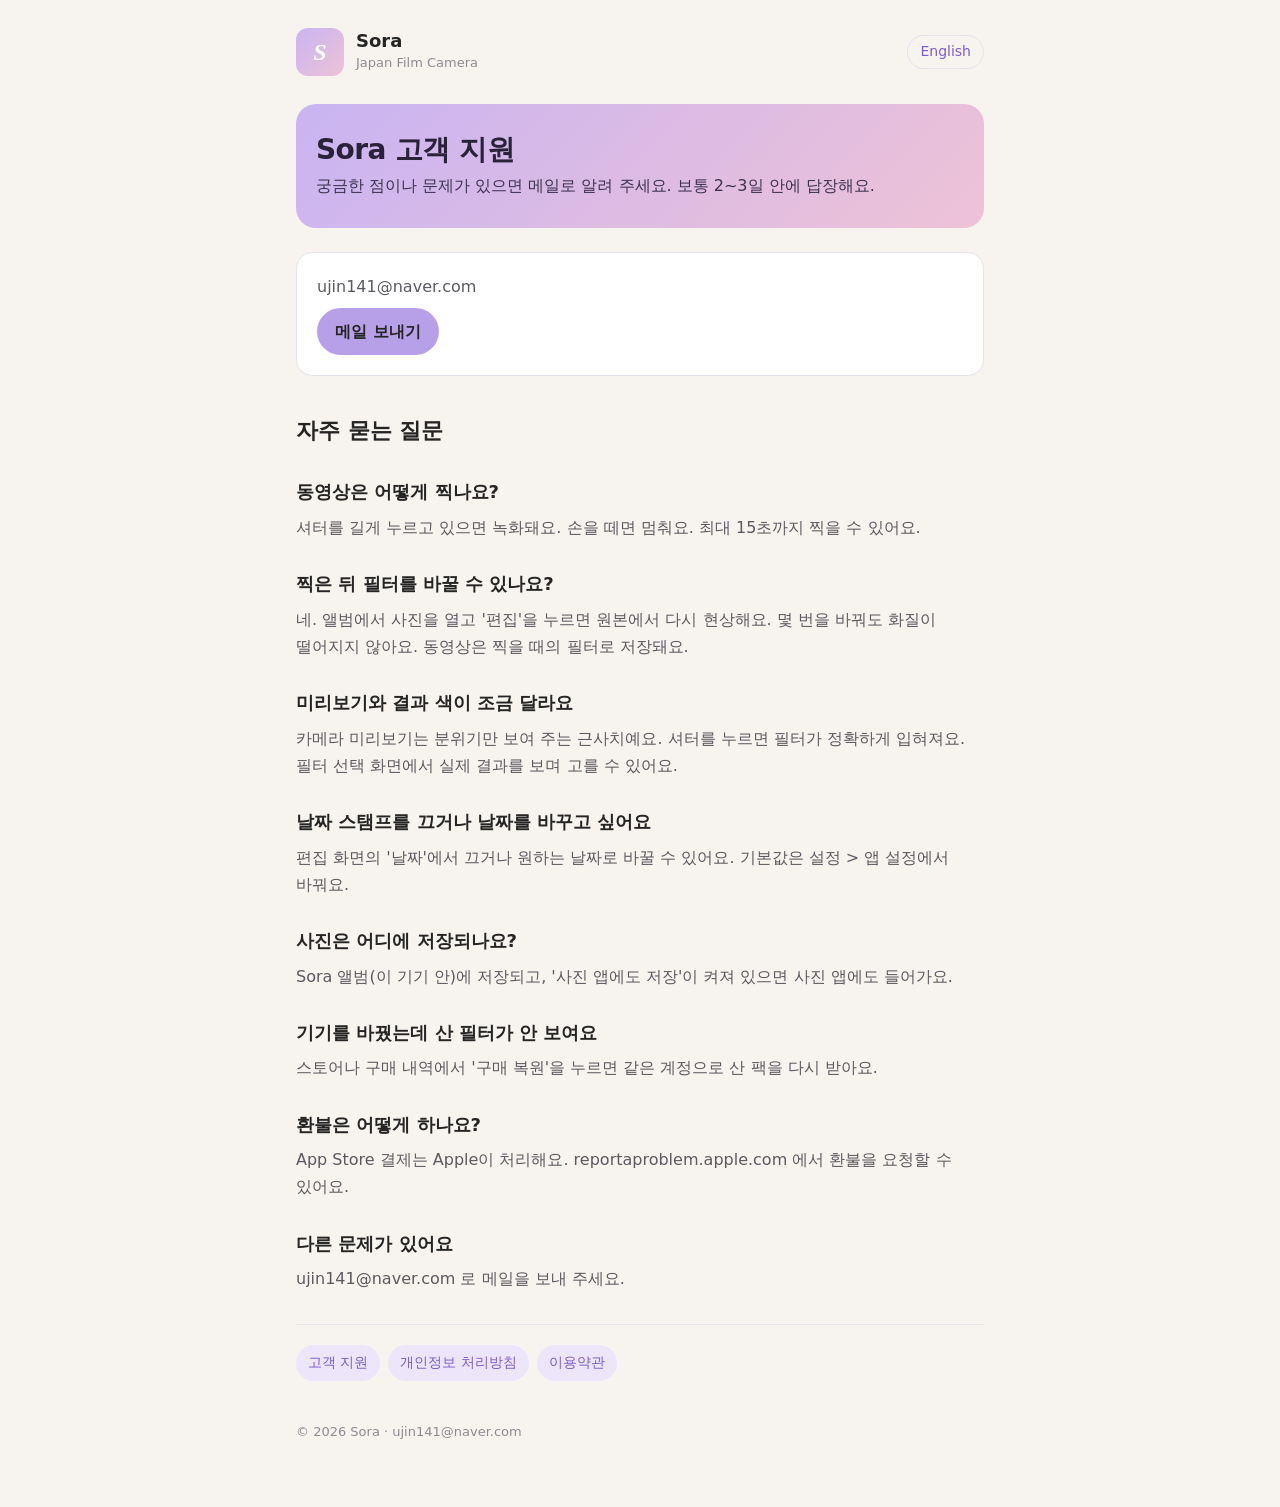
<file: index.html>
<!doctype html><html lang="ko"><head><meta charset="utf-8"><meta name="viewport" content="width=device-width,initial-scale=1">
<title>고객 지원 · Sora</title><meta name="description" content="Sora – Japan Film Camera"><link rel="stylesheet" href="s.css"></head>
<body><div class="wrap"><header><div class="logo" aria-hidden="true">S</div><div><div class="n">Sora</div><div class="s">Japan Film Camera</div></div><a class="lang" href="en.html">English</a></header>
<div class="hero"><h1>Sora 고객 지원</h1><p>궁금한 점이나 문제가 있으면 메일로 알려 주세요. 보통 2~3일 안에 답장해요.</p></div><div class="contact"><p>ujin141@naver.com</p><a class="mail" href="mailto:ujin141@naver.com?subject=%5BSora%5D">메일 보내기</a></div><h2 style="font-size:22px;margin-top:36px">자주 묻는 질문</h2><h2>동영상은 어떻게 찍나요?</h2><p>셔터를 길게 누르고 있으면 녹화돼요. 손을 떼면 멈춰요. 최대 15초까지 찍을 수 있어요.</p><h2>찍은 뒤 필터를 바꿀 수 있나요?</h2><p>네. 앨범에서 사진을 열고 &#x27;편집&#x27;을 누르면 원본에서 다시 현상해요. 몇 번을 바꿔도 화질이 떨어지지 않아요. 동영상은 찍을 때의 필터로 저장돼요.</p><h2>미리보기와 결과 색이 조금 달라요</h2><p>카메라 미리보기는 분위기만 보여 주는 근사치예요. 셔터를 누르면 필터가 정확하게 입혀져요. 필터 선택 화면에서 실제 결과를 보며 고를 수 있어요.</p><h2>날짜 스탬프를 끄거나 날짜를 바꾸고 싶어요</h2><p>편집 화면의 &#x27;날짜&#x27;에서 끄거나 원하는 날짜로 바꿀 수 있어요. 기본값은 설정 &gt; 앱 설정에서 바꿔요.</p><h2>사진은 어디에 저장되나요?</h2><p>Sora 앨범(이 기기 안)에 저장되고, &#x27;사진 앱에도 저장&#x27;이 켜져 있으면 사진 앱에도 들어가요.</p><h2>기기를 바꿨는데 산 필터가 안 보여요</h2><p>스토어나 구매 내역에서 &#x27;구매 복원&#x27;을 누르면 같은 계정으로 산 팩을 다시 받아요.</p><h2>환불은 어떻게 하나요?</h2><p>App Store 결제는 Apple이 처리해요. reportaproblem.apple.com 에서 환불을 요청할 수 있어요.</p><h2>다른 문제가 있어요</h2><p>ujin141@naver.com 로 메일을 보내 주세요.</p><nav><a href="index.html">고객 지원</a><a href="privacy.html">개인정보 처리방침</a><a href="terms.html">이용약관</a></nav><footer>© 2026 Sora · ujin141@naver.com</footer></div></body></html>
</file>
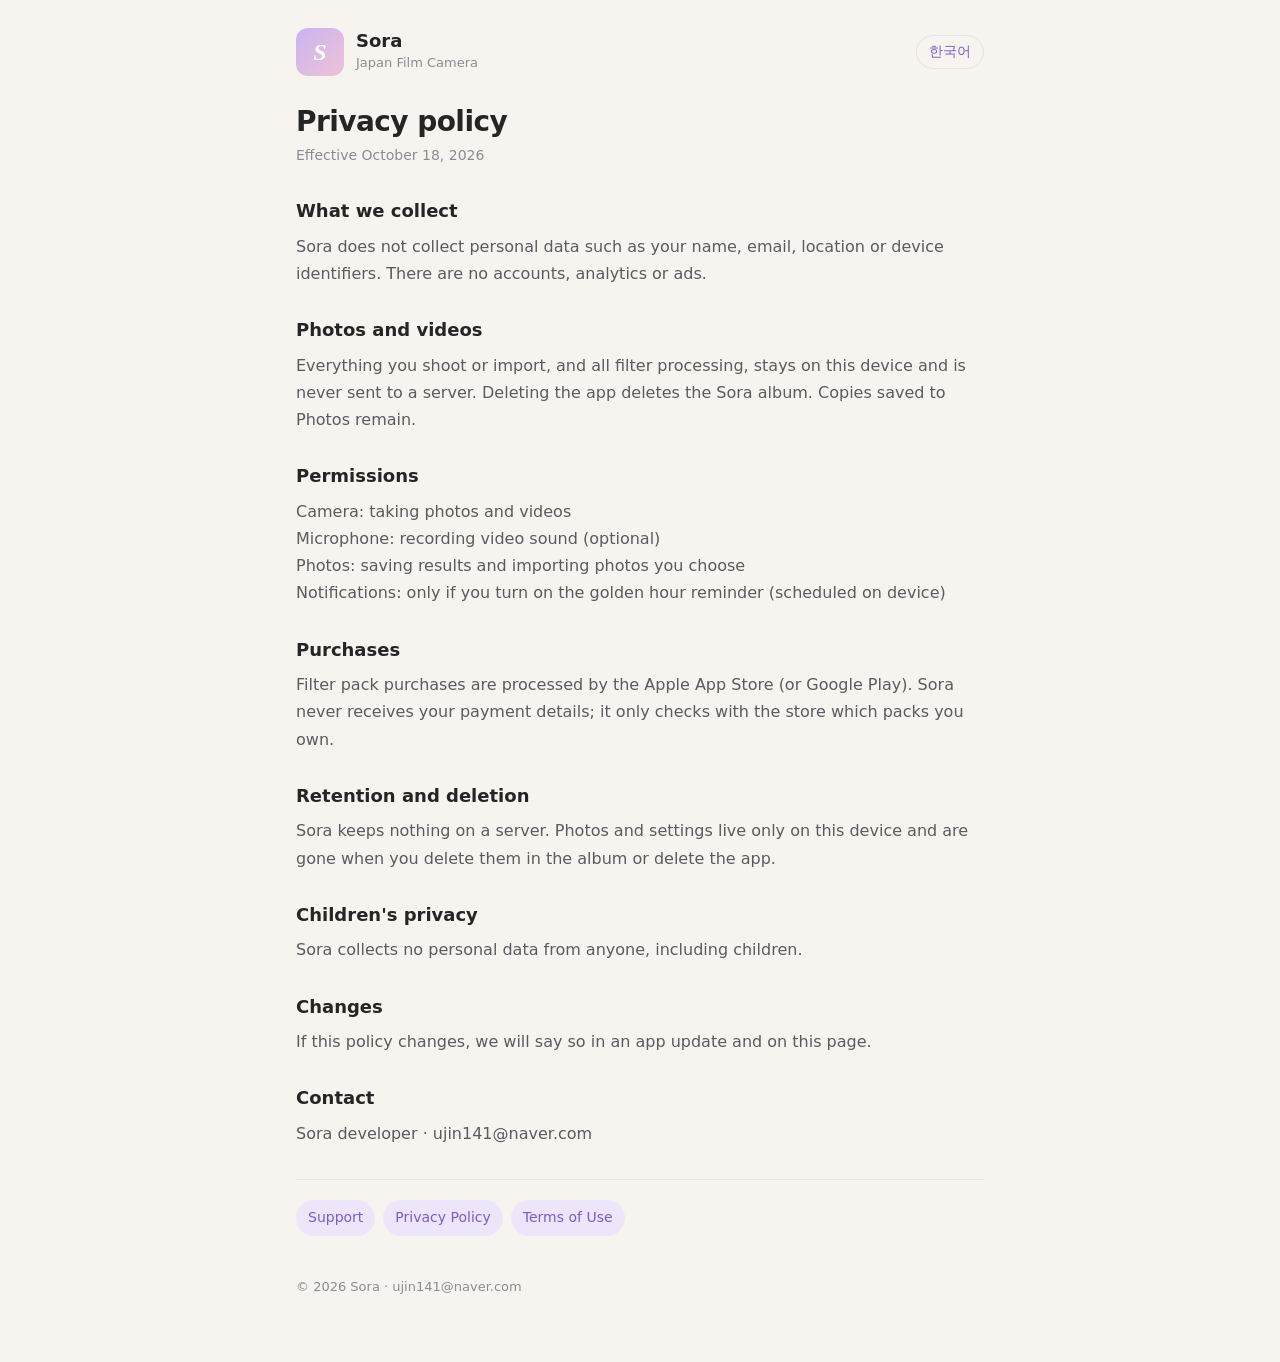
<file: en-privacy.html>
<!doctype html><html lang="en"><head><meta charset="utf-8"><meta name="viewport" content="width=device-width,initial-scale=1">
<title>Privacy policy · Sora</title><meta name="description" content="Sora – Japan Film Camera"><link rel="stylesheet" href="s.css"></head>
<body><div class="wrap"><header><div class="logo" aria-hidden="true">S</div><div><div class="n">Sora</div><div class="s">Japan Film Camera</div></div><a class="lang" href="privacy.html">한국어</a></header>
<h1>Privacy policy</h1><p class="upd">Effective October 18, 2026</p><h2>What we collect</h2><p>Sora does not collect personal data such as your name, email, location or device identifiers. There are no accounts, analytics or ads.</p><h2>Photos and videos</h2><p>Everything you shoot or import, and all filter processing, stays on this device and is never sent to a server. Deleting the app deletes the Sora album. Copies saved to Photos remain.</p><h2>Permissions</h2><p>Camera: taking photos and videos
Microphone: recording video sound (optional)
Photos: saving results and importing photos you choose
Notifications: only if you turn on the golden hour reminder (scheduled on device)</p><h2>Purchases</h2><p>Filter pack purchases are processed by the Apple App Store (or Google Play). Sora never receives your payment details; it only checks with the store which packs you own.</p><h2>Retention and deletion</h2><p>Sora keeps nothing on a server. Photos and settings live only on this device and are gone when you delete them in the album or delete the app.</p><h2>Children&#x27;s privacy</h2><p>Sora collects no personal data from anyone, including children.</p><h2>Changes</h2><p>If this policy changes, we will say so in an app update and on this page.</p><h2>Contact</h2><p>Sora developer · ujin141@naver.com</p><nav><a href="en.html">Support</a><a href="en-privacy.html">Privacy Policy</a><a href="en-terms.html">Terms of Use</a></nav><footer>© 2026 Sora · ujin141@naver.com</footer></div></body></html>
</file>
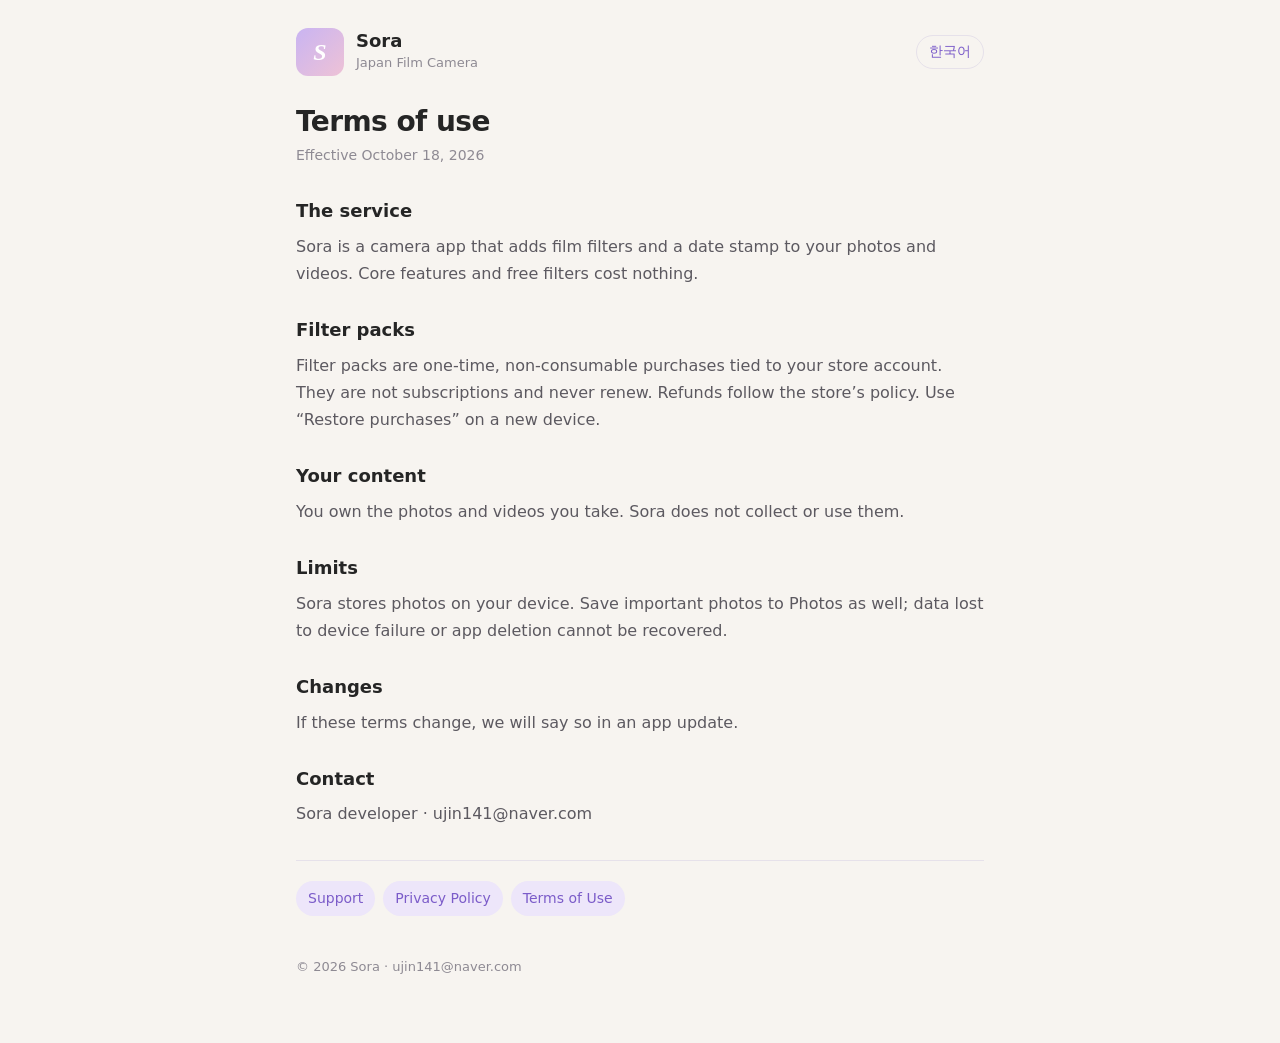
<file: en-terms.html>
<!doctype html><html lang="en"><head><meta charset="utf-8"><meta name="viewport" content="width=device-width,initial-scale=1">
<title>Terms of use · Sora</title><meta name="description" content="Sora – Japan Film Camera"><link rel="stylesheet" href="s.css"></head>
<body><div class="wrap"><header><div class="logo" aria-hidden="true">S</div><div><div class="n">Sora</div><div class="s">Japan Film Camera</div></div><a class="lang" href="terms.html">한국어</a></header>
<h1>Terms of use</h1><p class="upd">Effective October 18, 2026</p><h2>The service</h2><p>Sora is a camera app that adds film filters and a date stamp to your photos and videos. Core features and free filters cost nothing.</p><h2>Filter packs</h2><p>Filter packs are one-time, non-consumable purchases tied to your store account. They are not subscriptions and never renew. Refunds follow the store’s policy. Use “Restore purchases” on a new device.</p><h2>Your content</h2><p>You own the photos and videos you take. Sora does not collect or use them.</p><h2>Limits</h2><p>Sora stores photos on your device. Save important photos to Photos as well; data lost to device failure or app deletion cannot be recovered.</p><h2>Changes</h2><p>If these terms change, we will say so in an app update.</p><h2>Contact</h2><p>Sora developer · ujin141@naver.com</p><nav><a href="en.html">Support</a><a href="en-privacy.html">Privacy Policy</a><a href="en-terms.html">Terms of Use</a></nav><footer>© 2026 Sora · ujin141@naver.com</footer></div></body></html>
</file>
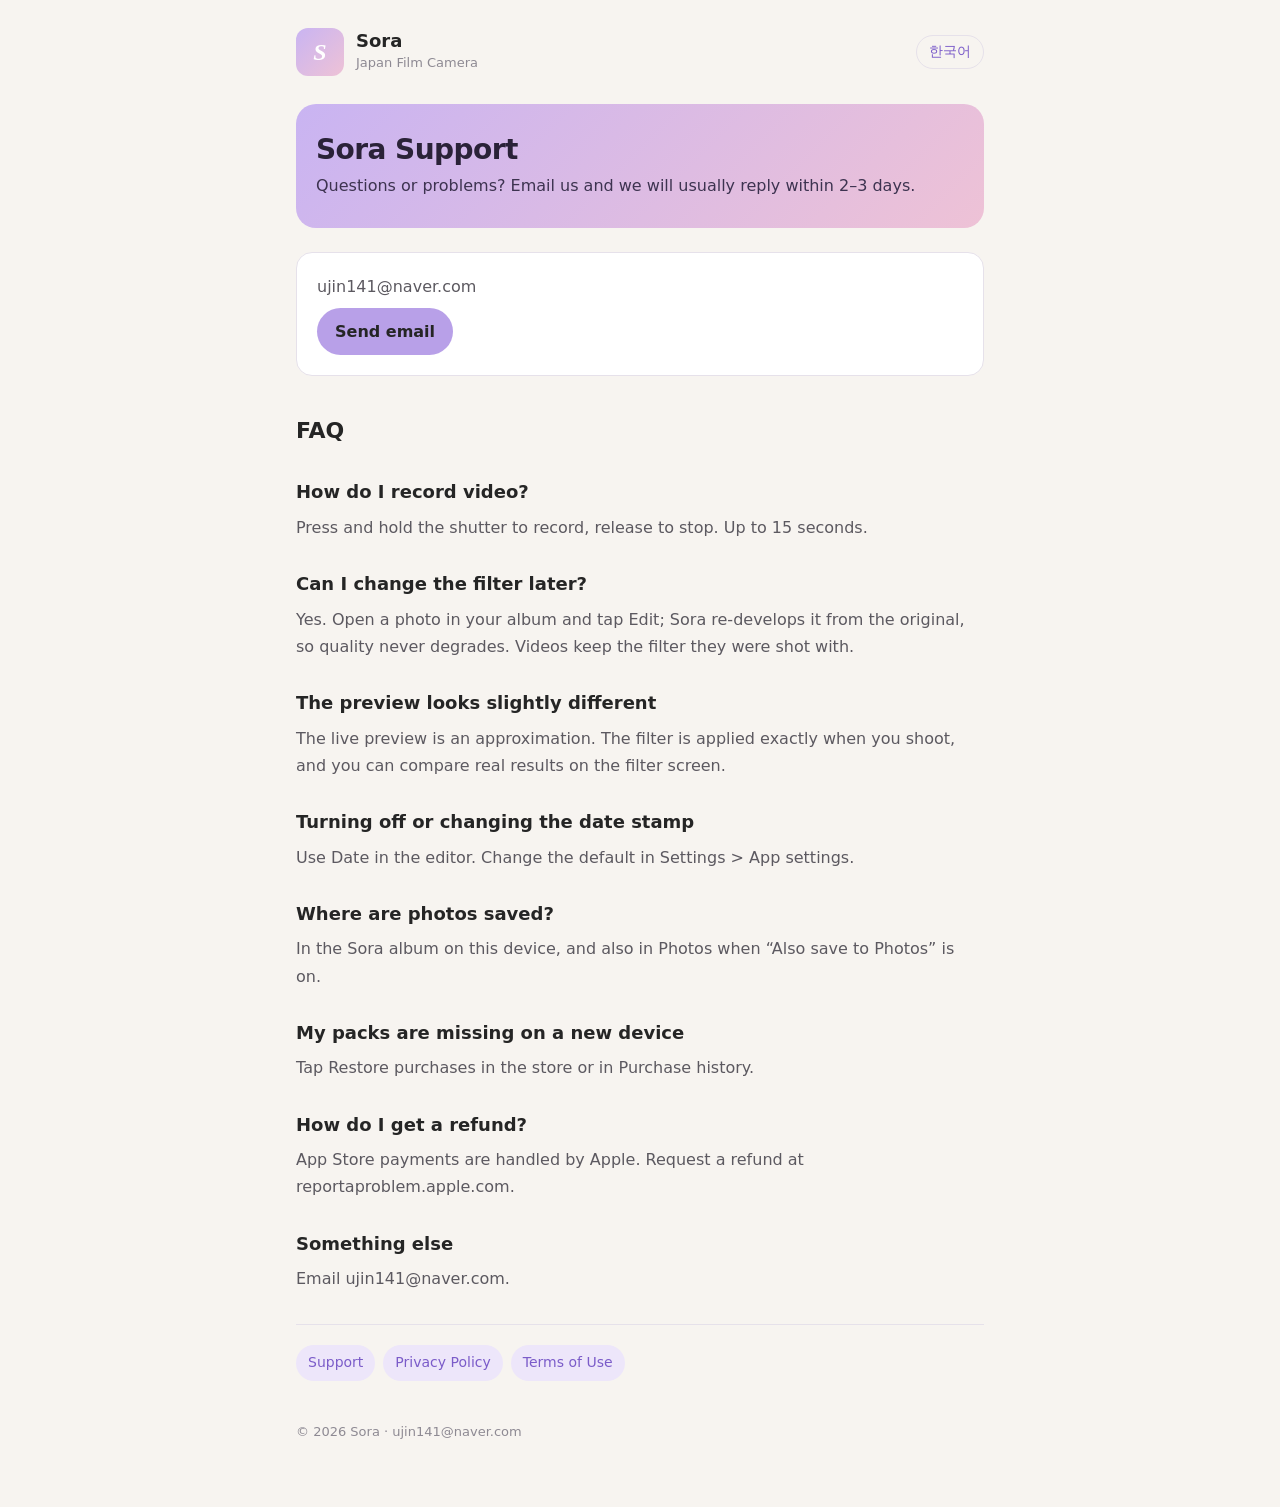
<file: en.html>
<!doctype html><html lang="en"><head><meta charset="utf-8"><meta name="viewport" content="width=device-width,initial-scale=1">
<title>Support · Sora</title><meta name="description" content="Sora – Japan Film Camera"><link rel="stylesheet" href="s.css"></head>
<body><div class="wrap"><header><div class="logo" aria-hidden="true">S</div><div><div class="n">Sora</div><div class="s">Japan Film Camera</div></div><a class="lang" href="index.html">한국어</a></header>
<div class="hero"><h1>Sora Support</h1><p>Questions or problems? Email us and we will usually reply within 2–3 days.</p></div><div class="contact"><p>ujin141@naver.com</p><a class="mail" href="mailto:ujin141@naver.com?subject=%5BSora%5D">Send email</a></div><h2 style="font-size:22px;margin-top:36px">FAQ</h2><h2>How do I record video?</h2><p>Press and hold the shutter to record, release to stop. Up to 15 seconds.</p><h2>Can I change the filter later?</h2><p>Yes. Open a photo in your album and tap Edit; Sora re-develops it from the original, so quality never degrades. Videos keep the filter they were shot with.</p><h2>The preview looks slightly different</h2><p>The live preview is an approximation. The filter is applied exactly when you shoot, and you can compare real results on the filter screen.</p><h2>Turning off or changing the date stamp</h2><p>Use Date in the editor. Change the default in Settings &gt; App settings.</p><h2>Where are photos saved?</h2><p>In the Sora album on this device, and also in Photos when “Also save to Photos” is on.</p><h2>My packs are missing on a new device</h2><p>Tap Restore purchases in the store or in Purchase history.</p><h2>How do I get a refund?</h2><p>App Store payments are handled by Apple. Request a refund at reportaproblem.apple.com.</p><h2>Something else</h2><p>Email ujin141@naver.com.</p><nav><a href="en.html">Support</a><a href="en-privacy.html">Privacy Policy</a><a href="en-terms.html">Terms of Use</a></nav><footer>© 2026 Sora · ujin141@naver.com</footer></div></body></html>
</file>
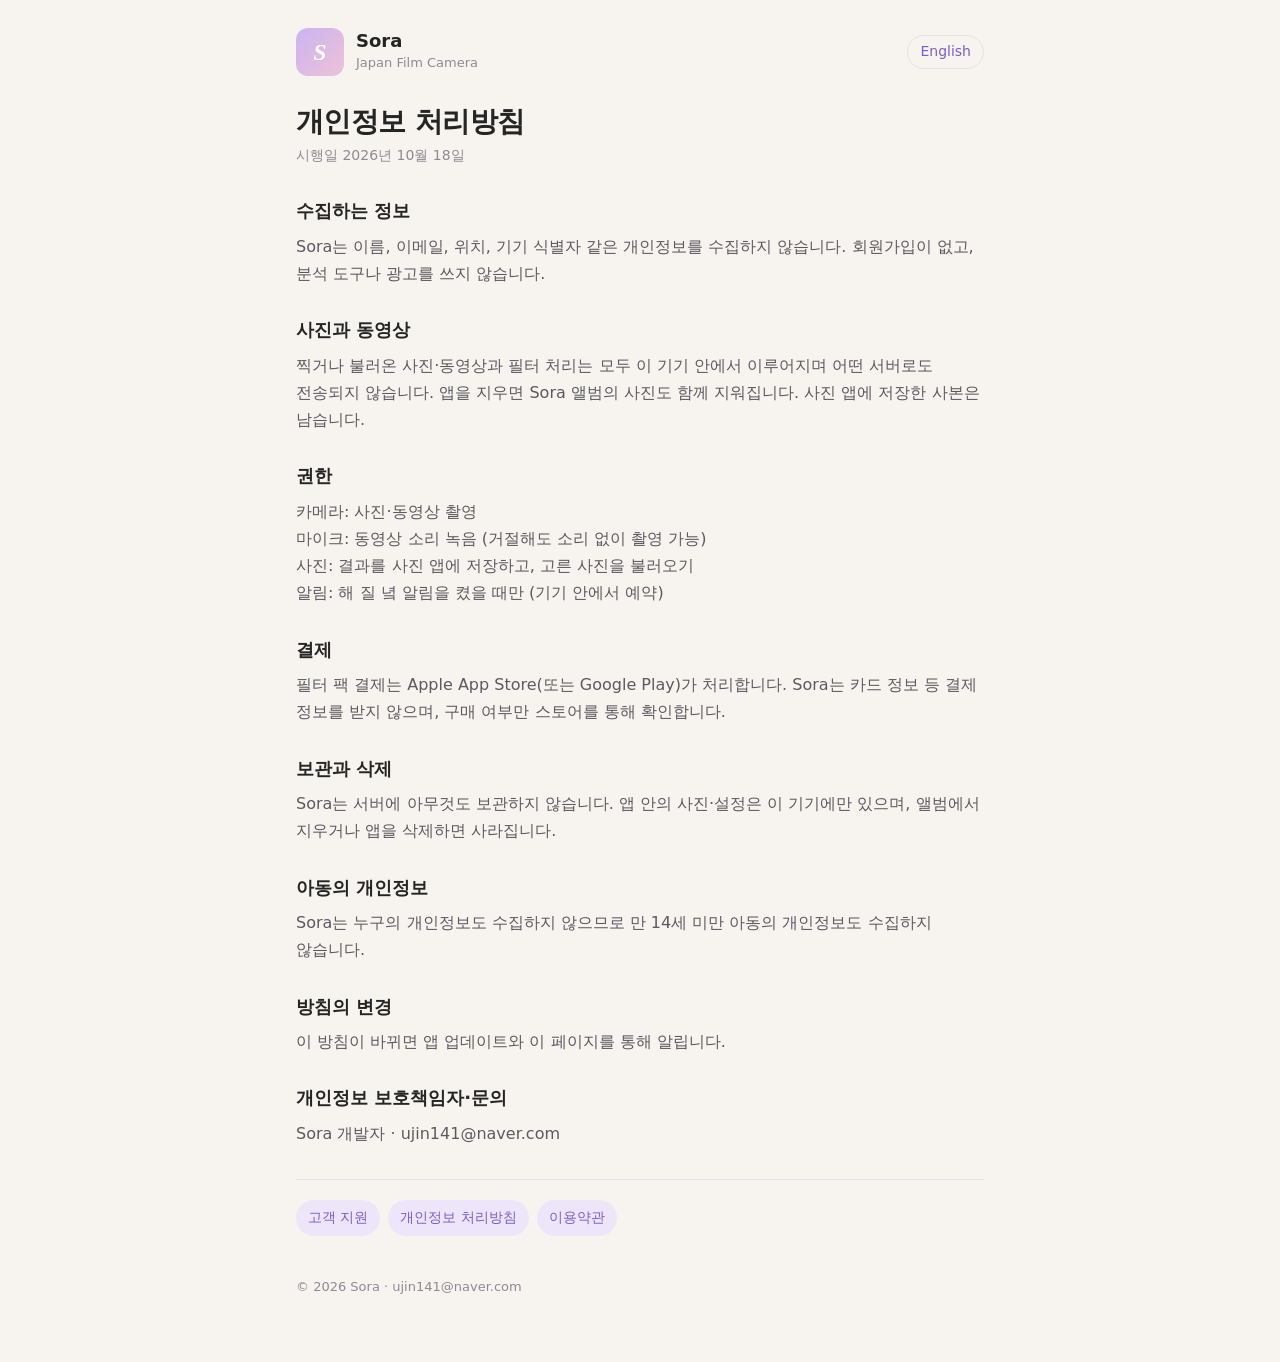
<file: privacy.html>
<!doctype html><html lang="ko"><head><meta charset="utf-8"><meta name="viewport" content="width=device-width,initial-scale=1">
<title>개인정보 처리방침 · Sora</title><meta name="description" content="Sora – Japan Film Camera"><link rel="stylesheet" href="s.css"></head>
<body><div class="wrap"><header><div class="logo" aria-hidden="true">S</div><div><div class="n">Sora</div><div class="s">Japan Film Camera</div></div><a class="lang" href="en-privacy.html">English</a></header>
<h1>개인정보 처리방침</h1><p class="upd">시행일 2026년 10월 18일</p><h2>수집하는 정보</h2><p>Sora는 이름, 이메일, 위치, 기기 식별자 같은 개인정보를 수집하지 않습니다. 회원가입이 없고, 분석 도구나 광고를 쓰지 않습니다.</p><h2>사진과 동영상</h2><p>찍거나 불러온 사진·동영상과 필터 처리는 모두 이 기기 안에서 이루어지며 어떤 서버로도 전송되지 않습니다. 앱을 지우면 Sora 앨범의 사진도 함께 지워집니다. 사진 앱에 저장한 사본은 남습니다.</p><h2>권한</h2><p>카메라: 사진·동영상 촬영
마이크: 동영상 소리 녹음 (거절해도 소리 없이 촬영 가능)
사진: 결과를 사진 앱에 저장하고, 고른 사진을 불러오기
알림: 해 질 녘 알림을 켰을 때만 (기기 안에서 예약)</p><h2>결제</h2><p>필터 팩 결제는 Apple App Store(또는 Google Play)가 처리합니다. Sora는 카드 정보 등 결제 정보를 받지 않으며, 구매 여부만 스토어를 통해 확인합니다.</p><h2>보관과 삭제</h2><p>Sora는 서버에 아무것도 보관하지 않습니다. 앱 안의 사진·설정은 이 기기에만 있으며, 앨범에서 지우거나 앱을 삭제하면 사라집니다.</p><h2>아동의 개인정보</h2><p>Sora는 누구의 개인정보도 수집하지 않으므로 만 14세 미만 아동의 개인정보도 수집하지 않습니다.</p><h2>방침의 변경</h2><p>이 방침이 바뀌면 앱 업데이트와 이 페이지를 통해 알립니다.</p><h2>개인정보 보호책임자·문의</h2><p>Sora 개발자 · ujin141@naver.com</p><nav><a href="index.html">고객 지원</a><a href="privacy.html">개인정보 처리방침</a><a href="terms.html">이용약관</a></nav><footer>© 2026 Sora · ujin141@naver.com</footer></div></body></html>
</file>
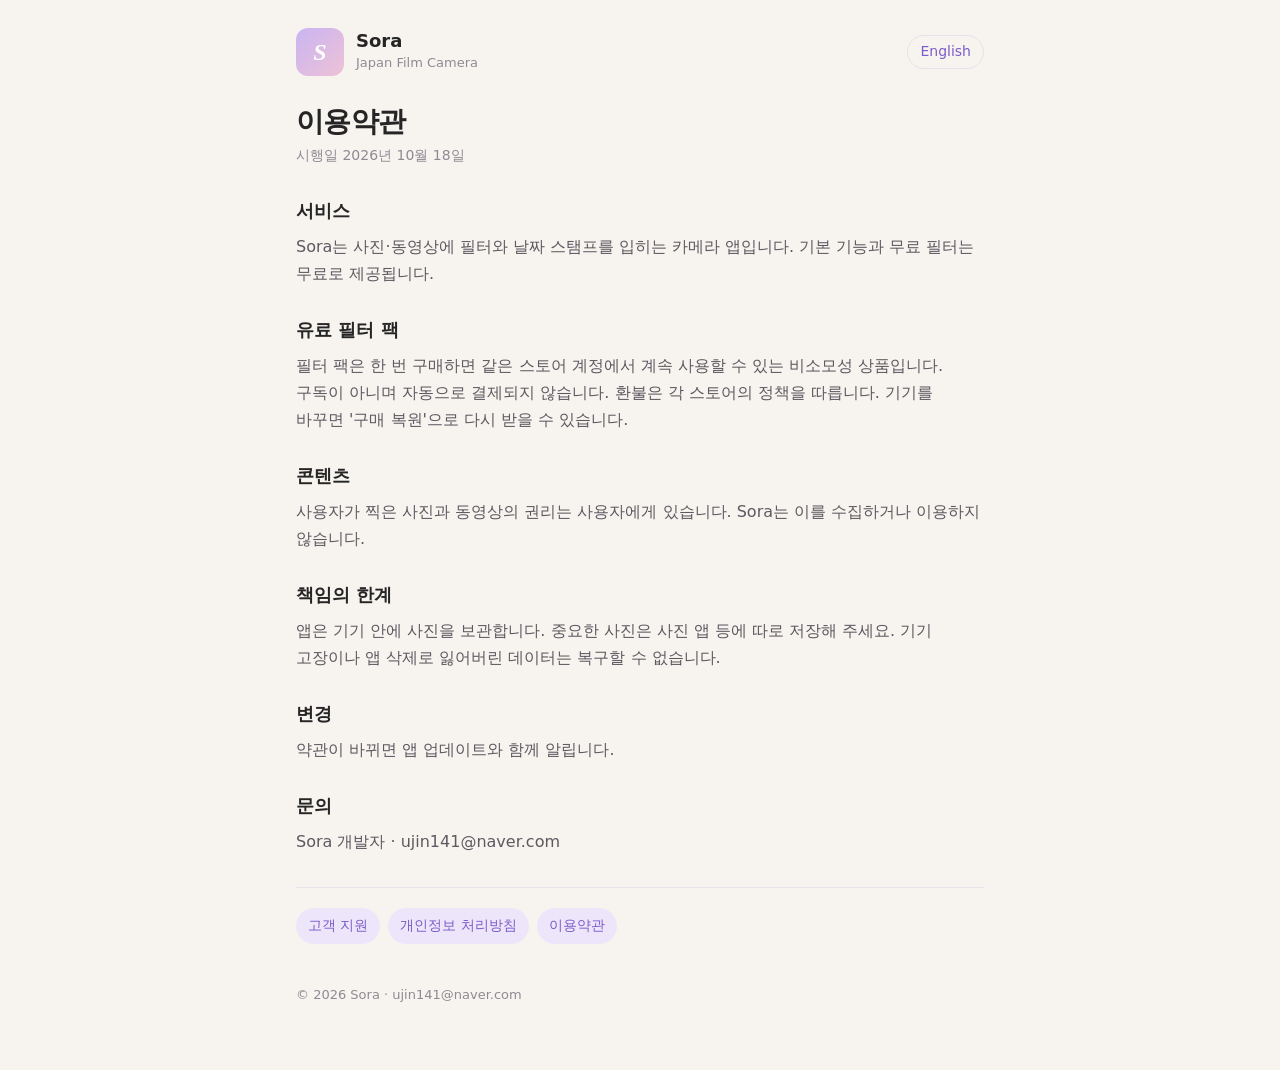
<file: terms.html>
<!doctype html><html lang="ko"><head><meta charset="utf-8"><meta name="viewport" content="width=device-width,initial-scale=1">
<title>이용약관 · Sora</title><meta name="description" content="Sora – Japan Film Camera"><link rel="stylesheet" href="s.css"></head>
<body><div class="wrap"><header><div class="logo" aria-hidden="true">S</div><div><div class="n">Sora</div><div class="s">Japan Film Camera</div></div><a class="lang" href="en-terms.html">English</a></header>
<h1>이용약관</h1><p class="upd">시행일 2026년 10월 18일</p><h2>서비스</h2><p>Sora는 사진·동영상에 필터와 날짜 스탬프를 입히는 카메라 앱입니다. 기본 기능과 무료 필터는 무료로 제공됩니다.</p><h2>유료 필터 팩</h2><p>필터 팩은 한 번 구매하면 같은 스토어 계정에서 계속 사용할 수 있는 비소모성 상품입니다. 구독이 아니며 자동으로 결제되지 않습니다. 환불은 각 스토어의 정책을 따릅니다. 기기를 바꾸면 &#x27;구매 복원&#x27;으로 다시 받을 수 있습니다.</p><h2>콘텐츠</h2><p>사용자가 찍은 사진과 동영상의 권리는 사용자에게 있습니다. Sora는 이를 수집하거나 이용하지 않습니다.</p><h2>책임의 한계</h2><p>앱은 기기 안에 사진을 보관합니다. 중요한 사진은 사진 앱 등에 따로 저장해 주세요. 기기 고장이나 앱 삭제로 잃어버린 데이터는 복구할 수 없습니다.</p><h2>변경</h2><p>약관이 바뀌면 앱 업데이트와 함께 알립니다.</p><h2>문의</h2><p>Sora 개발자 · ujin141@naver.com</p><nav><a href="index.html">고객 지원</a><a href="privacy.html">개인정보 처리방침</a><a href="terms.html">이용약관</a></nav><footer>© 2026 Sora · ujin141@naver.com</footer></div></body></html>
</file>
<file: s.css>
:root{--lav:#B8A0E8;--lavd:#7B5CC9;--lavs:#EDE6FA;--pink:#EBC7D4;--paper:#F7F4F0;--ink:#252525;--ink2:#5C5960;--ink3:#8E8A93;--line:#E6E1EA;--card:#FFFFFF}@media (prefers-color-scheme: dark){:root{--paper:#17151B;--ink:#F3F0F7;--ink2:#C9C3D2;--ink3:#9A94A3;--line:#2E2A35;--card:#211E27;--lavs:#2B2438;--lavd:#C4B0F2}}*{box-sizing:border-box}html{-webkit-text-size-adjust:100%}body{margin:0;background:var(--paper);color:var(--ink);font:16px/1.7 -apple-system,BlinkMacSystemFont,"Apple SD Gothic Neo","Pretendard","Noto Sans KR",system-ui,sans-serif;word-break:keep-all}.wrap{max-width:720px;margin:0 auto;padding:28px 16px 64px}header{display:flex;align-items:center;gap:12px;margin-bottom:28px}header .n{font-weight:700;font-size:18px;line-height:1.2}header .s{font-size:13px;color:var(--ink3)}header .lang{margin-left:auto;font-size:14px;color:var(--lavd);text-decoration:none;border:1px solid var(--line);border-radius:999px;padding:4px 12px}h1{font-size:28px;line-height:1.3;margin:0 0 4px;letter-spacing:-.02em}.upd{color:var(--ink3);font-size:14px;margin:0 0 24px}h2{font-size:18px;margin:28px 0 6px}p{margin:0;color:var(--ink2);white-space:pre-line}nav{display:flex;flex-wrap:wrap;gap:8px;margin:32px 0 0;padding-top:20px;border-top:1px solid var(--line)}nav a{color:var(--lavd);text-decoration:none;font-size:14px;padding:6px 12px;border-radius:999px;background:var(--lavs)}.contact{margin:8px 0 8px;padding:20px;border-radius:16px;background:var(--card);border:1px solid var(--line)}.contact a.mail{display:inline-block;margin-top:8px;font-weight:700;color:var(--ink);text-decoration:none;background:var(--lav);padding:10px 18px;border-radius:999px}.hero{border-radius:20px;padding:28px 20px;margin-bottom:24px;background:linear-gradient(135deg,#C9B4F2,#EEC2D6);color:#2a2238}.hero h1{color:#2a2238}.hero p{color:#3d3350}footer{margin-top:40px;font-size:13px;color:var(--ink3)}.logo{width:48px;height:48px;border-radius:12px;background:linear-gradient(135deg,#C9B4F2,#EEC2D6);display:flex;align-items:center;justify-content:center;color:#fff;font:italic 600 24px Georgia,serif}
</file>
